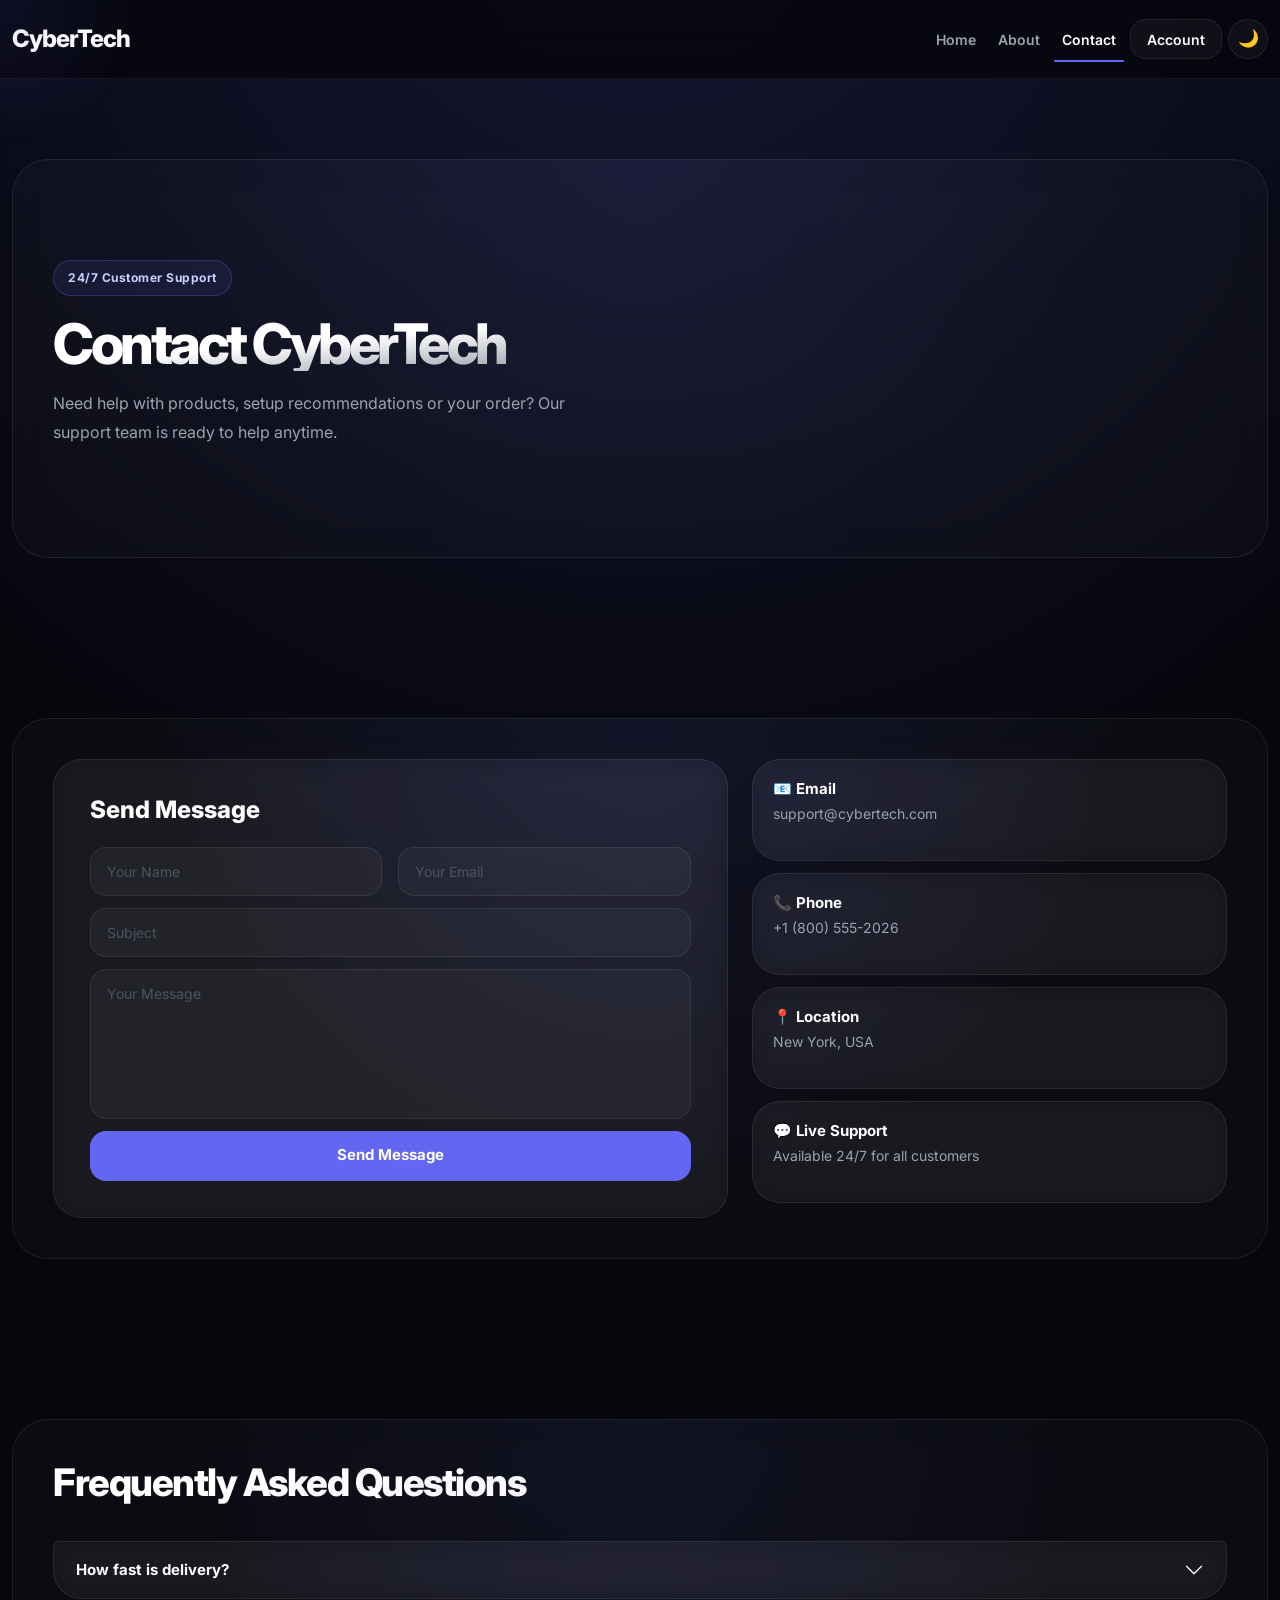
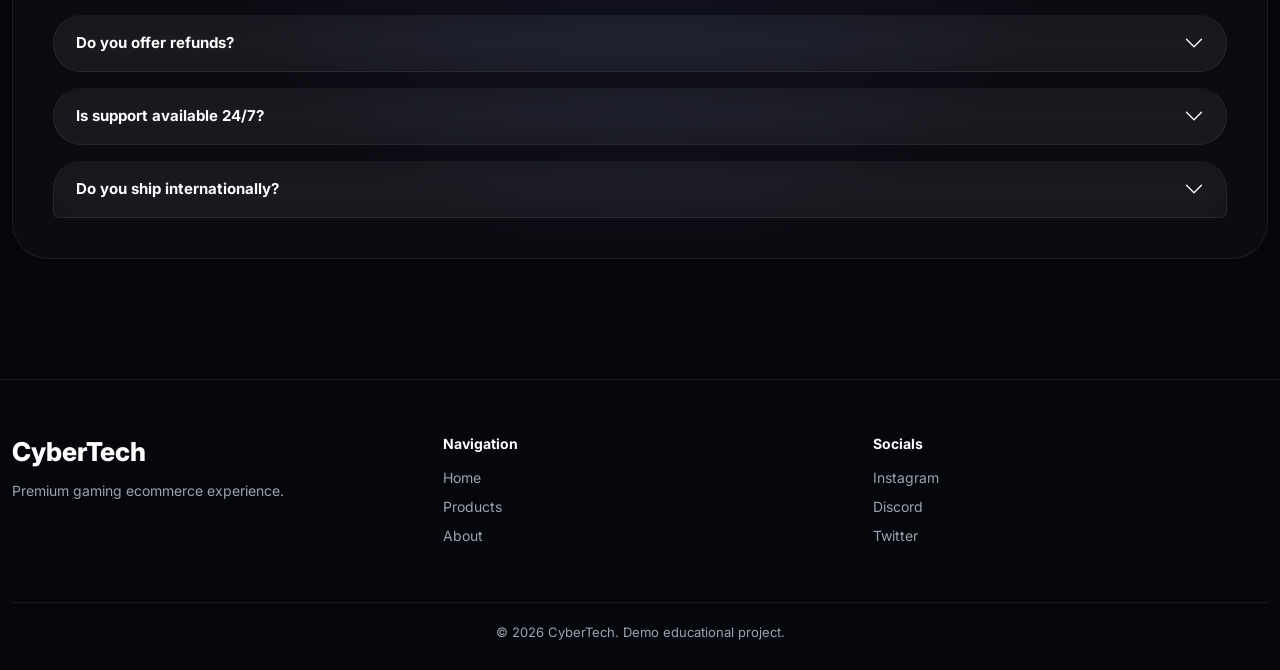
<file: contact.html>
<!DOCTYPE html>
<html lang="en">

<head>
    <meta charset="UTF-8">
    <meta name="viewport" content="width=device-width, initial-scale=1.0">
    <title>Contact | CyberTech</title>
    <link href="https://cdn.jsdelivr.net/npm/bootstrap@5.3.8/dist/css/bootstrap.min.css" rel="stylesheet">
    <link rel="preconnect" href="https://fonts.googleapis.com">
    <link rel="preconnect" href="https://fonts.gstatic.com" crossorigin>
    <link href="https://fonts.googleapis.com/css2?family=Inter:wght@400;500;600;700;800&display=swap" rel="stylesheet">
    <link rel="stylesheet" href="css/style.css">
</head>

<body class="page-enter">
    <div class="cursor-glow"></div>

    <nav class="navbar navbar-expand-lg">
        <div class="container">
            <a class="navbar-brand" href="index.html">CyberTech</a>
            <button class="navbar-toggler" type="button" data-bs-toggle="collapse" data-bs-target="#navMenu">
                <span class="navbar-toggler-icon"></span>
            </button>
            <div class="collapse navbar-collapse" id="navMenu">
                <ul class="navbar-nav ms-auto align-items-lg-center">
                    <li class="nav-item"><a class="nav-link" href="index.html">Home</a></li>
                    <li class="nav-item"><a class="nav-link" href="about.html">About</a></li>
                    <li class="nav-item"><a class="nav-link active-nav" href="contact.html">Contact</a></li>
                    <li class="nav-item">
                        <div class="account-wrapper">
                            <button class="nav-action-btn" id="accountBtn">Account</button>
                            <div class="account-dropdown" id="accountDropdown">
                                <button id="openLogin">Login</button>
                                <button id="openRegister">Register</button>
                                <button id="logoutBtn">Logout</button>
                            </div>
                        </div>
                    </li>
                    <li class="nav-item">
                        <button class="theme-toggle" id="themeToggle" title="Toggle theme">🌙</button>
                    </li>
                </ul>
            </div>
        </div>
    </nav>

    <section>
        <div class="container">
            <div class="section-shell">
                <div class="hero-wrapper hero-wrapper--text">
                    <div class="hero-content">
                        <span class="hero-badge">24/7 Customer Support</span>
                        <h1 class="hero-title" style="font-size:56px;">Contact CyberTech</h1>
                        <p class="hero-text">Need help with products, setup recommendations or your order? Our support
                            team is ready to help anytime.</p>
                    </div>
                </div>
            </div>
        </div>
    </section>

    <section>
        <div class="container">
            <div class="section-shell">
                <div class="row g-4">
                    <div class="col-lg-7">
                        <div class="ui-card form-card">
                            <h2 class="contact-title">Send Message</h2>
                            <form class="contact-form" onsubmit="handleContact(event)">
                                <div class="row g-3">
                                    <div class="col-md-6"><input type="text" placeholder="Your Name" required></div>
                                    <div class="col-md-6"><input type="email" placeholder="Your Email" required></div>
                                </div>
                                <input type="text" placeholder="Subject">
                                <textarea placeholder="Your Message" required></textarea>
                                <button type="submit">Send Message</button>
                            </form>
                        </div>
                    </div>
                    <div class="col-lg-5">
                        <div class="contact-info-wrapper">
                            <div class="ui-card info-card">
                                <h3>📧 Email</h3>
                                <p>support@cybertech.com</p>
                            </div>
                            <div class="ui-card info-card">
                                <h3>📞 Phone</h3>
                                <p>+1 (800) 555-2026</p>
                            </div>
                            <div class="ui-card info-card">
                                <h3>📍 Location</h3>
                                <p>New York, USA</p>
                            </div>
                            <div class="ui-card info-card">
                                <h3>💬 Live Support</h3>
                                <p>Available 24/7 for all customers</p>
                            </div>
                        </div>
                    </div>
                </div>
            </div>
        </div>
    </section>

    <section>
        <div class="container">
            <div class="section-shell">
                <h2 class="section-title">Frequently Asked Questions</h2>
                <div class="accordion d-flex flex-column gap-3" id="faqAccordion">
                    <div class="accordion-item ui-card">
                        <h2 class="accordion-header"><button class="accordion-button collapsed"
                                data-bs-toggle="collapse" data-bs-target="#faq1">How fast is delivery?</button></h2>
                        <div id="faq1" class="accordion-collapse collapse" data-bs-parent="#faqAccordion">
                            <div class="accordion-body">Delivery usually takes 2–5 business days depending on your
                                location.</div>
                        </div>
                    </div>
                    <div class="accordion-item ui-card">
                        <h2 class="accordion-header"><button class="accordion-button collapsed"
                                data-bs-toggle="collapse" data-bs-target="#faq2">Do you offer refunds?</button></h2>
                        <div id="faq2" class="accordion-collapse collapse" data-bs-parent="#faqAccordion">
                            <div class="accordion-body">Yes. We provide a full refund policy for damaged or defective
                                products within 30 days.</div>
                        </div>
                    </div>
                    <div class="accordion-item ui-card">
                        <h2 class="accordion-header"><button class="accordion-button collapsed"
                                data-bs-toggle="collapse" data-bs-target="#faq3">Is support available 24/7?</button>
                        </h2>
                        <div id="faq3" class="accordion-collapse collapse" data-bs-parent="#faqAccordion">
                            <div class="accordion-body">Our support team is available 24/7 via email and live chat.
                            </div>
                        </div>
                    </div>
                    <div class="accordion-item ui-card">
                        <h2 class="accordion-header"><button class="accordion-button collapsed"
                                data-bs-toggle="collapse" data-bs-target="#faq4">Do you ship internationally?</button>
                        </h2>
                        <div id="faq4" class="accordion-collapse collapse" data-bs-parent="#faqAccordion">
                            <div class="accordion-body">Yes, we ship to over 50 countries worldwide with competitive
                                international rates.</div>
                        </div>
                    </div>
                </div>
            </div>
        </div>
    </section>

    <footer class="footer">
        <div class="container">
            <div class="footer-grid">
                <div>
                    <h3 class="footer-logo">CyberTech</h3>
                    <p>Premium gaming ecommerce experience.</p>
                </div>
                <div>
                    <h4>Navigation</h4>
                    <ul>
                        <li onclick="window.location.href='index.html'">Home</li>
                        <li>Products</li>
                        <li>About</li>
                    </ul>
                </div>
                <div>
                    <h4>Socials</h4>
                    <ul>
                        <li>Instagram</li>
                        <li>Discord</li>
                        <li>Twitter</li>
                    </ul>
                </div>
            </div>
            <div class="footer-copy">© 2026 CyberTech. Demo educational project.</div>
        </div>
    </footer>

    <div class="auth-modal" id="authModal">
        <div class="auth-box">
            <button class="close-auth" id="closeAuth">×</button>
            <h2 id="authTitle">Login</h2>
            <form id="authForm" class="auth-form">
                <input type="text" id="authName" placeholder="Username">
                <input type="email" id="authEmail" placeholder="Email">
                <input type="password" id="authPassword" placeholder="Password">
                <button type="submit" class="auth-submit">Continue</button>
            </form>
        </div>
    </div>

    <div class="toast-notification" id="toast"></div>
    <button class="scroll-top" id="scrollTop">↑</button>
    <script src="https://cdn.jsdelivr.net/npm/bootstrap@5.3.8/dist/js/bootstrap.bundle.min.js"></script>
    <script src="js/auth.js"></script>
    <script>
        const cg = document.querySelector('.cursor-glow');
        document.addEventListener('mousemove', e => { if (cg) { cg.style.left = e.clientX + 'px'; cg.style.top = e.clientY + 'px'; } });
        const st = document.getElementById('scrollTop');
        window.addEventListener('scroll', () => { st?.classList.toggle('show-scroll-top', window.scrollY > 400); });
        st?.addEventListener('click', () => window.scrollTo({ top: 0, behavior: 'smooth' }));
        // Theme
        const saved = localStorage.getItem('cybertech-theme');
        if (saved === 'light') { document.body.classList.add('light-mode'); document.getElementById('themeToggle').textContent = '☀️'; }
        document.getElementById('themeToggle')?.addEventListener('click', () => {
            document.body.classList.toggle('light-mode');
            const isLight = document.body.classList.contains('light-mode');
            localStorage.setItem('cybertech-theme', isLight ? 'light' : 'dark');
            document.getElementById('themeToggle').textContent = isLight ? '☀️' : '🌙';
        });
        function handleContact(e) {
            e.preventDefault();
            const toast = document.getElementById('toast');ф
            toast.textContent = '✓ Message sent! We\'ll get back to you soon.';
            toast.classList.add('show');
            setTimeout(() => toast.classList.remove('show'), 3000);
            e.target.reset();
        }
    </script>
</body>

</html>
</file>
<file: css/style.css>
/* ========================= ROOT ========================= */
:root {
    --bg: #06070d;
    --bg2: #0b0d18;
    --card: rgba(255, 255, 255, 0.04);
    --border: rgba(255, 255, 255, 0.08);
    --border-hover: rgba(99, 102, 241, 0.4);
    --text: #ffffff;
    --text-muted: #9ca3af;
    --accent: #6366f1;
    --accent-hover: #7c80ff;
    --accent-glow: rgba(99, 102, 241, 0.32);
    --red: #ef4444;
    --green: #22c55e;
    --tr: 0.3s ease;
    --radius-sm: 16px;
    --radius-md: 22px;
    --radius-lg: 28px;
    --radius-xl: 34px;
    --radius-2xl: 36px;
    --shadow: 0 20px 60px rgba(0, 0, 0, 0.5);
}

/* ========================= LIGHT THEME ========================= */
body.light-mode {
    --bg: #f0f2ff;
    --bg2: #e8eaff;
    --card: rgba(255, 255, 255, 0.7);
    --border: rgba(99, 102, 241, 0.15);
    --border-hover: rgba(99, 102, 241, 0.5);
    --text: #0f1020;
    --text-muted: #5b6272;
    --shadow: 0 20px 60px rgba(99, 102, 241, 0.12);
}

body.light-mode {
    background: radial-gradient(ellipse 80% 50% at 50% -10%, rgba(99, 102, 241, 0.2), transparent), #f0f2ff;
}

body.light-mode .navbar {
    background: rgba(240, 242, 255, 0.85);
    border-bottom-color: rgba(99, 102, 241, 0.12);
}

body.light-mode .loader-wrapper {
    background: #f0f2ff;
}

body.light-mode ::-webkit-scrollbar-track {
    background: #f0f2ff;
}

body.light-mode ::-webkit-scrollbar-thumb {
    background: rgba(99, 102, 241, 0.25);
}

body.light-mode .navbar-brand {
    color: var(--text) !important;
}

body.light-mode .nav-link {
    color: var(--text-muted) !important;
}

body.light-mode .nav-link:hover {
    color: var(--text) !important;
}

body.light-mode .active-nav {
    color: var(--text) !important;
}

body.light-mode .nav-action-btn {
    color: var(--text);
}

body.light-mode .account-dropdown {
    background: rgba(240, 242, 255, 0.98);
}

body.light-mode .account-dropdown button {
    color: var(--text);
}

body.light-mode .hero-title {
    background: linear-gradient(175deg, #0f1020 40%, #5b6272);
    -webkit-background-clip: text;
    -webkit-text-fill-color: transparent;
}

body.light-mode .price,
body.light-mode .product-price {
    background: linear-gradient(135deg, #0f1020, #6366f1);
    -webkit-background-clip: text;
    -webkit-text-fill-color: transparent;
}

body.light-mode .product-page-price {
    background: linear-gradient(135deg, #0f1020, #6366f1);
    -webkit-background-clip: text;
    -webkit-text-fill-color: transparent;
}

body.light-mode .product-card {
    background: rgba(255, 255, 255, 0.8);
    box-shadow: 0 4px 24px rgba(99, 102, 241, 0.08);
}

body.light-mode .cart-sidebar,
body.light-mode .account-dropdown {
    background: rgba(240, 242, 255, 0.99);
}

body.light-mode .auth-box {
    background: rgba(240, 242, 255, 0.99);
}

body.light-mode .toast-notification {
    background: rgba(240, 242, 255, 0.99);
    color: var(--text);
}

body.light-mode .wishlist-btn {
    background: rgba(255, 255, 255, 0.8);
    color: var(--text);
}

body.light-mode .close-cart,
body.light-mode .close-auth {
    color: var(--text);
}

body.light-mode .auth-form input {
    color: var(--text);
    background: rgba(255, 255, 255, 0.7);
}

body.light-mode .search-input {
    color: var(--text);
    background: rgba(255, 255, 255, 0.7);
}

body.light-mode .contact-form input,
body.light-mode .contact-form textarea {
    color: var(--text);
    background: rgba(255, 255, 255, 0.7);
}

body.light-mode .newsletter-form input {
    color: var(--text);
    background: rgba(255, 255, 255, 0.7);
}

body.light-mode .loader-logo {
    background: linear-gradient(135deg, #0f1020, var(--accent));
    -webkit-background-clip: text;
    -webkit-text-fill-color: transparent;
}

body.light-mode .footer {
    background: rgba(230, 232, 255, 0.6);
}

body.light-mode .accordion-button {
    color: var(--text) !important;
}

body.light-mode .accordion-button::after {
    filter: none;
}

body.light-mode .accordion-button:not(.collapsed) {
    color: var(--accent) !important;
}

body.light-mode body::before {
    opacity: 0;
}

body.light-mode .floating-cart {
    background: var(--accent);
}

body.light-mode .scroll-top {
    background: var(--accent);
}

body.light-mode .hero-image {
    border-color: rgba(99, 102, 241, 0.2);
}

body.light-mode .section-shell {
    background: rgba(255, 255, 255, 0.5);
}

body.light-mode .cart-item {
    background: rgba(255, 255, 255, 0.7);
}

body.light-mode .product-specs {
    background: rgba(255, 255, 255, 0.6);
}

body.light-mode .cart-header h2,
body.light-mode .cart-summary>div strong,
body.light-mode .cart-total strong {
    color: var(--text);
}

body.light-mode .hero-badge {
    background: rgba(99, 102, 241, 0.1);
    color: #4338ca;
}

/* ========================= RESET ========================= */
*,
*::before,
*::after {
    margin: 0;
    padding: 0;
    box-sizing: border-box;
}

html {
    scroll-behavior: smooth;
}

a {
    text-decoration: none;
    color: inherit;
}

button {
    border: none;
    outline: none;
    cursor: pointer;
    font-family: inherit;
}

img {
    display: block;
    width: 100%;
}

ul {
    list-style: none;
    padding: 0;
}

/* ========================= BODY ========================= */
body {
    background: radial-gradient(ellipse 80% 50% at 50% -10%, rgba(99, 102, 241, 0.18), transparent), #06070d;
    color: var(--text);
    font-family: "Inter", sans-serif;
    overflow-x: hidden;
    transition: background 0.4s ease, color 0.4s ease;
}

body::before {
    content: "";
    position: fixed;
    inset: 0;
    background-image: url("https://www.transparenttextures.com/patterns/asfalt-light.png");
    opacity: 0.03;
    pointer-events: none;
    z-index: -1;
}

/* ========================= SCROLLBAR ========================= */
::-webkit-scrollbar {
    width: 8px;
}

::-webkit-scrollbar-track {
    background: #06070d;
}

::-webkit-scrollbar-thumb {
    background: rgba(255, 255, 255, 0.12);
    border-radius: 999px;
}

::selection {
    background: rgba(99, 102, 241, 0.3);
    color: white;
}

/* ========================= CONTAINER ========================= */
.container {
    max-width: 1340px;
}

/* ========================= SECTION ========================= */
section {
    padding: 80px 0;
}

.section-shell {
    position: relative;
    padding: 40px;
    border: 1px solid var(--border);
    border-radius: var(--radius-2xl);
    background: rgba(255, 255, 255, 0.025);
    backdrop-filter: blur(16px);
    overflow: hidden;
    transition: background 0.4s ease, border-color 0.4s ease;
}

.section-shell::before {
    content: "";
    position: absolute;
    inset: 0;
    background: radial-gradient(circle at top, rgba(99, 102, 241, 0.07), transparent 60%);
    pointer-events: none;
}

.section-title {
    margin-bottom: 36px;
    font-size: 38px;
    font-weight: 800;
    letter-spacing: -1.5px;
}

/* ========================= UI CARD ========================= */
.ui-card {
    border: 1px solid var(--border);
    border-radius: var(--radius-lg);
    background: var(--card);
    backdrop-filter: blur(14px);
    transition: background 0.4s ease, border-color 0.4s ease;
}

.form-card {
    padding: 36px;
}

.form-card--center {
    text-align: center;
}

/* ========================= CURSOR GLOW ========================= */
.cursor-glow {
    position: fixed;
    top: 0;
    left: 0;
    width: 300px;
    height: 300px;
    border-radius: 50%;
    pointer-events: none;
    z-index: 9999;
    background: radial-gradient(circle, rgba(99, 102, 241, 0.1) 0%, transparent 70%);
    transform: translate(-50%, -50%);
    transition: left 0.08s linear, top 0.08s linear;
}

/* ========================= LOADER ========================= */
.loader-wrapper {
    position: fixed;
    inset: 0;
    z-index: 10000;
    display: flex;
    align-items: center;
    justify-content: center;
    background: var(--bg);
    transition: opacity 0.5s ease, visibility 0.5s ease;
}

.loader-wrapper.hide {
    opacity: 0;
    visibility: hidden;
    pointer-events: none;
}

.loader-logo {
    font-size: 42px;
    font-weight: 800;
    letter-spacing: -2px;
    background: linear-gradient(135deg, white, var(--accent));
    -webkit-background-clip: text;
    -webkit-text-fill-color: transparent;
    animation: loaderPulse 1s ease-in-out infinite alternate;
}

@keyframes loaderPulse {
    from {
        opacity: 0.4;
        transform: scale(0.97);
    }

    to {
        opacity: 1;
        transform: scale(1);
    }
}

/* ========================= NAVBAR ========================= */
.navbar {
    position: sticky;
    top: 0;
    z-index: 1000;
    padding: 16px 0;
    backdrop-filter: blur(20px);
    background: rgba(6, 7, 13, 0.85);
    border-bottom: 1px solid rgba(255, 255, 255, 0.06);
    transition: background 0.4s ease;
}

.navbar-brand {
    font-size: 24px;
    font-weight: 800;
    letter-spacing: -1px;
    color: white !important;
    transition: color 0.3s ease;
}

.navbar-nav {
    gap: 6px;
}

.nav-link {
    position: relative;
    color: var(--text-muted) !important;
    font-size: 14px;
    font-weight: 600;
    transition: var(--tr);
}

.nav-link:hover {
    color: white !important;
}

.active-nav {
    color: white !important;
}

.active-nav::after {
    content: "";
    position: absolute;
    left: 0;
    bottom: -4px;
    width: 100%;
    height: 2px;
    border-radius: 999px;
    background: var(--accent);
}

.nav-action-btn {
    height: 40px;
    padding: 0 16px;
    border: 1px solid var(--border);
    border-radius: var(--radius-sm);
    background: rgba(255, 255, 255, 0.04);
    color: white;
    font-size: 14px;
    font-weight: 600;
    transition: var(--tr);
}

.nav-action-btn:hover {
    background: rgba(255, 255, 255, 0.08);
    border-color: rgba(255, 255, 255, 0.14);
    transform: translateY(-1px);
}

#cart-count {
    margin-left: 4px;
    color: #a5b4fc;
    font-weight: 700;
}

.navbar-toggler {
    border: 1px solid var(--border);
    background: rgba(255, 255, 255, 0.04);
    box-shadow: none !important;
}

/* ========================= THEME TOGGLE ========================= */
.theme-toggle {
    width: 40px;
    height: 40px;
    border-radius: 50%;
    border: 1px solid var(--border);
    background: rgba(255, 255, 255, 0.04);
    color: white;
    font-size: 17px;
    transition: var(--tr);
    display: flex;
    align-items: center;
    justify-content: center;
}

.theme-toggle:hover {
    background: var(--accent);
    border-color: var(--accent);
    transform: rotate(20deg);
}

/* ========================= ACCOUNT ========================= */
.account-wrapper {
    position: relative;
}

.account-dropdown {
    position: absolute;
    top: 52px;
    right: 0;
    width: 200px;
    padding: 10px;
    border: 1px solid var(--border);
    border-radius: var(--radius-md);
    background: rgba(8, 10, 18, 0.98);
    backdrop-filter: blur(24px);
    display: flex;
    flex-direction: column;
    gap: 6px;
    opacity: 0;
    visibility: hidden;
    transform: translateY(8px);
    transition: var(--tr);
    z-index: 100;
}

.show-dropdown {
    opacity: 1;
    visibility: visible;
    transform: translateY(0);
}

.account-dropdown button {
    height: 42px;
    border-radius: var(--radius-sm);
    background: rgba(255, 255, 255, 0.04);
    color: white;
    font-size: 14px;
    font-weight: 600;
    transition: var(--tr);
}

.account-dropdown button:hover {
    background: var(--accent);
}

/* ========================= CART NAV - desktop only ========================= */
.cart-link {
    display: list-item;
}

@media (max-width: 991px) {
    .cart-link {
        display: none !important;
    }
}

/* ========================= HERO ========================= */
.hero-section {
    position: relative;
}

.hero-section::before {
    content: "";
    position: absolute;
    inset: 0;
    background-image:
        linear-gradient(rgba(255, 255, 255, 0.015) 1px, transparent 1px),
        linear-gradient(90deg, rgba(255, 255, 255, 0.015) 1px, transparent 1px);
    background-size: 60px 60px;
    pointer-events: none;
}

.hero-wrapper {
    display: grid;
    grid-template-columns: 1.1fr 1fr;
    align-items: center;
    gap: 60px;
    padding: 60px 0;
}

.hero-wrapper--text {
    grid-template-columns: 1fr;
}

.hero-content {
    position: relative;
    z-index: 2;
}

.hero-badge {
    display: inline-flex;
    align-items: center;
    height: 36px;
    padding: 0 14px;
    margin-bottom: 22px;
    border: 1px solid rgba(99, 102, 241, 0.3);
    border-radius: 999px;
    background: rgba(99, 102, 241, 0.1);
    color: #c7d2fe;
    font-size: 12px;
    font-weight: 700;
    letter-spacing: 0.5px;
}

.hero-title {
    max-width: 720px;
    margin-bottom: 18px;
    font-size: 72px;
    line-height: 0.95;
    font-weight: 800;
    letter-spacing: -3.5px;
    background: linear-gradient(175deg, white 40%, #6b7280);
    -webkit-background-clip: text;
    -webkit-text-fill-color: transparent;
}

.hero-text {
    max-width: 560px;
    margin-bottom: 10px;
    color: var(--text-muted);
    font-size: 16px;
    line-height: 1.8;
}

.hero-actions {
    display: flex;
    align-items: center;
    gap: 14px;
    margin-top: 28px;
}

.hero-btn {
    position: relative;
    overflow: hidden;
    height: 52px;
    padding: 0 26px;
    border-radius: var(--radius-sm);
    background: var(--accent);
    color: white;
    font-size: 15px;
    font-weight: 700;
    transition: var(--tr);
    box-shadow: 0 8px 28px var(--accent-glow);
}

.hero-btn::before {
    content: "";
    position: absolute;
    inset: 0;
    background: linear-gradient(120deg, transparent, rgba(255, 255, 255, 0.2), transparent);
    transform: translateX(-120%);
    transition: 0.6s ease;
}

.hero-btn:hover {
    transform: translateY(-3px);
    background: var(--accent-hover);
    box-shadow: 0 16px 40px rgba(99, 102, 241, 0.45);
}

.hero-btn:hover::before {
    transform: translateX(120%);
}

.hero-btn-secondary {
    position: relative;
    overflow: hidden;
    height: 52px;
    padding: 0 26px;
    border: 1px solid var(--border);
    border-radius: var(--radius-sm);
    background: rgba(255, 255, 255, 0.04);
    color: var(--text);
    font-size: 15px;
    font-weight: 700;
    transition: var(--tr);
}

.hero-btn-secondary:hover {
    transform: translateY(-3px);
    background: rgba(255, 255, 255, 0.08);
    border-color: rgba(255, 255, 255, 0.14);
}

.hero-visual {
    position: relative;
}

.hero-glow {
    position: absolute;
    inset: 0;
    background: radial-gradient(circle, rgba(99, 102, 241, 0.3), transparent 70%);
    filter: blur(60px);
    z-index: 1;
}

.hero-image {
    position: relative;
    z-index: 2;
    border: 1px solid var(--border);
    border-radius: var(--radius-2xl);
    object-fit: cover;
    min-height: 520px;
    transition: 0.4s ease;
    box-shadow: var(--shadow);
}

.hero-image:hover {
    transform: translateY(-6px) scale(1.01);
}

/* ========================= SWIPER ========================= */
.heroSwiper {
    width: 100%;
}

.swiper-button-prev,
.swiper-button-next {
    width: 46px !important;
    height: 46px !important;
    border-radius: 50% !important;
    background: rgba(255, 255, 255, 0.08) !important;
    border: 1px solid var(--border) !important;
    backdrop-filter: blur(12px);
    color: var(--text) !important;
    transition: var(--tr) !important;
}

.swiper-button-prev:hover,
.swiper-button-next:hover {
    background: var(--accent) !important;
}

.swiper-button-prev::after,
.swiper-button-next::after {
    font-size: 13px !important;
    font-weight: 700 !important;
}

.swiper-pagination-bullet {
    background: rgba(255, 255, 255, 0.3) !important;
}

.swiper-pagination-bullet-active {
    background: var(--accent) !important;
}

/* ========================= SEARCH + FILTERS ========================= */
.search-input {
    width: 100%;
    height: 52px;
    padding: 0 20px;
    border: 1px solid var(--border);
    border-radius: var(--radius-sm);
    background: rgba(255, 255, 255, 0.04);
    color: var(--text);
    font-size: 15px;
    outline: none;
    transition: var(--tr);
    font-family: inherit;
}

.search-input:focus {
    border-color: var(--border-hover);
    box-shadow: 0 0 0 3px rgba(99, 102, 241, 0.1);
}

.search-input::placeholder {
    color: #4b5563;
}

.filter-buttons {
    margin-top: 18px;
    display: flex;
    flex-wrap: wrap;
    gap: 8px;
}

.filter-btn {
    height: 40px;
    padding: 0 14px;
    border: 1px solid var(--border);
    border-radius: var(--radius-sm);
    background: rgba(255, 255, 255, 0.03);
    color: var(--text-muted);
    font-size: 13px;
    font-weight: 600;
    transition: var(--tr);
    font-family: inherit;
}

.filter-btn:hover {
    color: var(--text);
    background: rgba(255, 255, 255, 0.07);
    transform: translateY(-1px);
}

.filter-btn.active,
.filter-btn.active-filter {
    background: var(--accent);
    border-color: var(--accent);
    color: white;
    box-shadow: 0 6px 20px var(--accent-glow);
}

/* ========================= SORT BAR ========================= */
.sort-bar {
    display: flex;
    align-items: center;
    justify-content: space-between;
    margin-bottom: 28px;
    gap: 16px;
    flex-wrap: wrap;
}

.sort-bar-label {
    color: var(--text-muted);
    font-size: 13px;
}

.sort-bar-label span {
    color: var(--text);
    font-weight: 700;
}

.sort-select {
    height: 40px;
    padding: 0 14px;
    border: 1px solid var(--border);
    border-radius: var(--radius-sm);
    background: rgba(255, 255, 255, 0.04);
    color: var(--text);
    font-size: 13px;
    font-weight: 600;
    font-family: inherit;
    outline: none;
    cursor: pointer;
    transition: var(--tr);
}

.sort-select:focus {
    border-color: var(--border-hover);
}

.sort-select option {
    background: #0b0d18;
    color: white;
}

/* ========================= PRODUCT CARD ========================= */
.product-card {
    position: relative;
    border: 1px solid var(--border);
    border-radius: var(--radius-xl);
    background: rgba(255, 255, 255, 0.025);
    overflow: hidden;
    transition: transform 0.35s ease, border-color 0.35s ease, box-shadow 0.35s ease, background 0.4s ease;
    backdrop-filter: blur(14px);
    cursor: pointer;
    height: 100%;
    display: flex;
    flex-direction: column;
}

.product-card::before {
    content: "";
    position: absolute;
    inset: 0;
    background: linear-gradient(135deg, rgba(99, 102, 241, 0.1), transparent 50%);
    opacity: 0;
    transition: var(--tr);
    pointer-events: none;
    z-index: 1;
}

.product-card:hover {
    transform: translateY(-8px);
    border-color: var(--border-hover);
    box-shadow: 0 24px 60px rgba(0, 0, 0, 0.5);
}

.product-card:hover::before {
    opacity: 1;
}

.product-image-wrapper {
    position: relative;
    overflow: hidden;
}

.product-image-wrapper::after {
    content: "";
    position: absolute;
    inset: 0;
    background: linear-gradient(to top, rgba(0, 0, 0, 0.4), transparent 55%);
    pointer-events: none;
}

.product-image {
    aspect-ratio: 1 / 1;
    object-fit: cover;
    transition: 0.5s ease;
}

.product-card:hover .product-image {
    transform: scale(1.05);
}

.product-badge {
    position: absolute;
    top: 14px;
    left: 14px;
    z-index: 5;
    height: 30px;
    padding: 0 11px;
    border-radius: 999px;
    background: rgba(99, 102, 241, 0.9);
    color: white;
    font-size: 10px;
    font-weight: 700;
    display: inline-flex;
    align-items: center;
    letter-spacing: 0.5px;
}

.wishlist-btn {
    position: absolute;
    top: 14px;
    right: 14px;
    z-index: 5;
    width: 38px;
    height: 38px;
    border-radius: 50%;
    background: rgba(0, 0, 0, 0.4);
    color: white;
    font-size: 16px;
    transition: var(--tr);
    backdrop-filter: blur(10px);
    border: 1px solid rgba(255, 255, 255, 0.1);
    display: flex;
    align-items: center;
    justify-content: center;
}

.wishlist-btn:hover,
.wishlist-btn.active {
    background: var(--accent);
    transform: scale(1.1);
}

.wishlist-btn.active {
    color: white;
}

.product-content {
    padding: 20px;
    flex: 1;
    display: flex;
    flex-direction: column;
}

.product-category {
    display: inline-block;
    margin-bottom: 6px;
    color: #a5b4fc;
    font-size: 10px;
    font-weight: 700;
    text-transform: uppercase;
    letter-spacing: 1.5px;
}

.product-card h3 {
    margin-bottom: 14px;
    font-size: 18px;
    font-weight: 800;
    line-height: 1.25;
    flex: 1;
}

.product-bottom {
    display: flex;
    align-items: center;
    justify-content: space-between;
    gap: 10px;
    margin-top: auto;
}

.price,
.product-price {
    font-size: 22px;
    font-weight: 800;
    letter-spacing: -0.5px;
    background: linear-gradient(135deg, white, #a5b4fc);
    -webkit-background-clip: text;
    -webkit-text-fill-color: transparent;
}

.product-btn {
    position: relative;
    overflow: hidden;
    height: 42px;
    padding: 0 16px;
    border-radius: var(--radius-sm);
    background: rgba(99, 102, 241, 0.12);
    color: white;
    font-size: 13px;
    font-weight: 700;
    transition: var(--tr);
    border: 1px solid rgba(99, 102, 241, 0.22);
    font-family: inherit;
    white-space: nowrap;
}

.product-btn::before {
    content: "";
    position: absolute;
    inset: 0;
    background: linear-gradient(120deg, transparent, rgba(255, 255, 255, 0.15), transparent);
    transform: translateX(-120%);
    transition: 0.6s ease;
}

.product-btn:hover {
    transform: translateY(-2px);
    background: var(--accent);
    border-color: var(--accent);
}

.product-btn:hover::before {
    transform: translateX(120%);
}

.product-btn.added {
    background: var(--green) !important;
    border-color: var(--green) !important;
    pointer-events: none;
}

/* PC Build Specs */
.pc-build-mini-specs {
    list-style: none;
    padding: 0;
    margin: 0 0 16px;
    display: flex;
    flex-direction: column;
    gap: 5px;
}

.pc-build-mini-specs li {
    color: var(--text-muted);
    font-size: 12px;
    padding-left: 14px;
    position: relative;
}

.pc-build-mini-specs li::before {
    content: "";
    position: absolute;
    left: 0;
    top: 6px;
    width: 6px;
    height: 6px;
    border-radius: 50%;
    background: var(--accent);
}

/* ========================= LOAD MORE ========================= */
.load-more-wrapper {
    display: flex;
    justify-content: center;
    margin-top: 44px;
}

.load-more-btn {
    min-width: 200px;
    height: 50px;
    border: 1px solid var(--border);
    border-radius: var(--radius-sm);
    background: rgba(255, 255, 255, 0.04);
    color: var(--text);
    font-size: 14px;
    font-weight: 700;
    transition: var(--tr);
    font-family: inherit;
}

.load-more-btn:hover {
    transform: translateY(-3px);
    background: var(--accent);
    border-color: var(--accent);
    color: white;
    box-shadow: 0 14px 36px var(--accent-glow);
}

/* ========================= REVIEWS ========================= */
.info-card {
    padding: 26px;
    height: 100%;
}

.info-card--review {
    text-align: center;
}

.review-avatar {
    width: 72px;
    height: 72px;
    margin: 0 auto 16px;
    border-radius: 50%;
    background: linear-gradient(135deg, rgba(99, 102, 241, 0.3), rgba(99, 102, 241, 0.05));
    border: 2px solid rgba(99, 102, 241, 0.2);
    display: flex;
    align-items: center;
    justify-content: center;
    font-size: 28px;
}

.info-card--review h3 {
    margin-bottom: 10px;
    font-size: 16px;
    font-weight: 700;
}

.info-card--review p {
    color: var(--text-muted);
    font-size: 14px;
    line-height: 1.7;
}

.info-card--stat {
    text-align: center;
}

.info-card--stat h2 {
    margin-bottom: 8px;
    font-size: 48px;
    font-weight: 800;
    color: #a5b4fc;
}

.info-card--stat p {
    color: var(--text-muted);
    font-size: 14px;
}

/* ========================= NEWSLETTER ========================= */
.newsletter-form {
    display: flex;
    gap: 10px;
    justify-content: center;
    margin-top: 22px;
    flex-wrap: wrap;
}

.newsletter-form input {
    width: 100%;
    max-width: 340px;
    height: 50px;
    padding: 0 18px;
    border: 1px solid var(--border);
    border-radius: var(--radius-sm);
    background: rgba(255, 255, 255, 0.04);
    color: var(--text);
    font-size: 14px;
    outline: none;
    font-family: inherit;
    transition: var(--tr);
}

.newsletter-form input:focus {
    border-color: var(--border-hover);
    box-shadow: 0 0 0 3px rgba(99, 102, 241, 0.1);
}

.newsletter-form input::placeholder {
    color: #4b5563;
}

/* ========================= CART OVERLAY & SIDEBAR ========================= */
.cart-overlay {
    position: fixed;
    inset: 0;
    background: rgba(0, 0, 0, 0.6);
    backdrop-filter: blur(4px);
    z-index: 2999;
    opacity: 0;
    visibility: hidden;
    transition: var(--tr);
}

.cart-overlay.show-overlay {
    opacity: 1;
    visibility: visible;
}

.cart-sidebar {
    position: fixed;
    top: 0;
    right: -480px;
    width: 460px;
    height: 100vh;
    padding: 24px;
    background: rgba(8, 10, 18, 0.98);
    backdrop-filter: blur(24px);
    border-left: 1px solid var(--border);
    z-index: 3000;
    transition: 0.4s cubic-bezier(0.4, 0, 0.2, 1);
    overflow-y: auto;
    display: flex;
    flex-direction: column;
}

.cart-sidebar.show-cart {
    right: 0;
}

.cart-header {
    display: flex;
    align-items: center;
    justify-content: space-between;
    margin-bottom: 24px;
    padding-bottom: 18px;
    border-bottom: 1px solid var(--border);
    flex-shrink: 0;
}

.cart-header h2 {
    font-size: 24px;
    font-weight: 800;
    color: var(--text);
}

.close-cart {
    width: 42px;
    height: 42px;
    border-radius: var(--radius-sm);
    background: rgba(255, 255, 255, 0.06);
    color: white;
    font-size: 22px;
    transition: var(--tr);
    display: flex;
    align-items: center;
    justify-content: center;
}

.close-cart:hover {
    background: var(--accent);
    transform: rotate(90deg);
}

.cart-items {
    display: flex;
    flex-direction: column;
    gap: 12px;
    flex: 1;
}

.cart-item {
    display: flex;
    gap: 12px;
    padding: 14px;
    border: 1px solid var(--border);
    border-radius: var(--radius-md);
    background: rgba(255, 255, 255, 0.025);
}

.cart-item img {
    width: 80px;
    height: 80px;
    border-radius: var(--radius-sm);
    object-fit: cover;
    flex-shrink: 0;
}

.cart-item-info,
.cart-item-content {
    flex: 1;
}

.cart-item-title,
.cart-item-content h4 {
    margin-bottom: 6px;
    font-size: 14px;
    font-weight: 700;
    color: var(--text);
}

.cart-item-price,
.cart-item-content .cart-item-price {
    margin-bottom: 10px;
    color: #a5b4fc;
    font-size: 15px;
    font-weight: 700;
}

.cart-item-actions {
    display: flex;
    align-items: center;
    gap: 8px;
}

.cart-qty-btn {
    width: 30px;
    height: 30px;
    border-radius: 8px;
    background: rgba(255, 255, 255, 0.07);
    color: white;
    font-size: 15px;
    font-weight: 700;
    transition: var(--tr);
    display: flex;
    align-items: center;
    justify-content: center;
}

.cart-qty-btn:hover {
    background: var(--accent);
}

.cart-item-actions span {
    font-size: 14px;
    font-weight: 700;
    color: var(--text);
    min-width: 18px;
    text-align: center;
}

.remove-cart-item,
.remove-cart-btn {
    margin-left: auto;
    background: transparent;
    color: var(--red);
    font-size: 12px;
    font-weight: 700;
    transition: var(--tr);
    padding: 4px 8px;
    border-radius: 8px;
}

.remove-cart-item:hover,
.remove-cart-btn:hover {
    background: rgba(239, 68, 68, 0.1);
}

.empty-cart {
    padding: 60px 20px;
    text-align: center;
    flex: 1;
    display: flex;
    flex-direction: column;
    align-items: center;
    justify-content: center;
}

.empty-cart h3 {
    font-size: 20px;
    font-weight: 700;
    margin-bottom: 8px;
    color: var(--text);
}

.empty-cart p {
    color: var(--text-muted);
    font-size: 14px;
}

.cart-footer {
    margin-top: 20px;
    padding-top: 20px;
    border-top: 1px solid var(--border);
    flex-shrink: 0;
}

.cart-summary {
    display: flex;
    flex-direction: column;
    gap: 8px;
    margin-bottom: 16px;
}

.cart-summary>div {
    display: flex;
    justify-content: space-between;
    align-items: center;
    color: var(--text-muted);
    font-size: 13px;
}

.cart-summary>div strong {
    color: var(--text);
    font-size: 14px;
}

.cart-total {
    padding-top: 10px;
    border-top: 1px solid var(--border);
}

.cart-total span,
.cart-total strong {
    font-size: 17px !important;
    color: var(--text) !important;
    font-weight: 800;
}

.checkout-btn {
    position: relative;
    overflow: hidden;
    width: 100%;
    height: 52px;
    border-radius: var(--radius-sm);
    background: var(--accent);
    color: white;
    font-size: 15px;
    font-weight: 700;
    transition: var(--tr);
    font-family: inherit;
}

.checkout-btn::before {
    content: "";
    position: absolute;
    inset: 0;
    background: linear-gradient(120deg, transparent, rgba(255, 255, 255, 0.2), transparent);
    transform: translateX(-120%);
    transition: 0.6s ease;
}

.checkout-btn:hover {
    transform: translateY(-2px);
    background: var(--accent-hover);
}

.checkout-btn:hover::before {
    transform: translateX(120%);
}

/* ========================= FLOATING CART - mobile only ========================= */
.floating-cart {
    position: fixed;
    left: 20px;
    bottom: 20px;
    height: 50px;
    padding: 0 18px;
    border-radius: var(--radius-md);
    background: rgba(99, 102, 241, 0.92);
    color: white;
    font-size: 14px;
    font-weight: 700;
    border: 1px solid rgba(255, 255, 255, 0.1);
    backdrop-filter: blur(14px);
    z-index: 2000;
    transition: var(--tr);
    box-shadow: 0 8px 28px var(--accent-glow);
    display: none;
}

@media (max-width: 991px) {
    .floating-cart {
        display: flex;
        align-items: center;
        gap: 8px;
    }
}

.floating-cart:hover {
    transform: translateY(-3px);
    background: var(--accent-hover);
}

#floatingCartCount {
    background: rgba(255, 255, 255, 0.25);
    padding: 2px 7px;
    border-radius: 999px;
    font-size: 12px;
}

/* ========================= TOAST ========================= */
.toast-notification {
    position: fixed;
    right: 20px;
    bottom: 20px;
    min-width: 240px;
    padding: 14px 18px;
    border: 1px solid rgba(34, 197, 94, 0.25);
    border-radius: var(--radius-md);
    background: rgba(8, 10, 18, 0.97);
    color: white;
    font-size: 14px;
    font-weight: 600;
    backdrop-filter: blur(20px);
    transform: translateY(100px);
    opacity: 0;
    transition: 0.4s cubic-bezier(0.34, 1.56, 0.64, 1);
    z-index: 5000;
    box-shadow: 0 8px 32px rgba(0, 0, 0, 0.4);
}

.toast-notification.show {
    transform: translateY(0);
    opacity: 1;
}

/* ========================= AUTH MODAL ========================= */
.auth-modal {
    position: fixed;
    inset: 0;
    display: flex;
    align-items: center;
    justify-content: center;
    padding: 20px;
    background: rgba(0, 0, 0, 0.75);
    backdrop-filter: blur(8px);
    opacity: 0;
    visibility: hidden;
    transition: var(--tr);
    z-index: 4000;
}

.auth-modal.show-auth {
    opacity: 1;
    visibility: visible;
}

.auth-box {
    width: 100%;
    max-width: 460px;
    padding: 36px;
    border: 1px solid var(--border);
    border-radius: var(--radius-xl);
    background: rgba(8, 10, 18, 0.98);
    position: relative;
    transform: translateY(24px) scale(0.98);
    transition: 0.35s cubic-bezier(0.34, 1.56, 0.64, 1);
}

.auth-modal.show-auth .auth-box {
    transform: translateY(0) scale(1);
}

.close-auth {
    position: absolute;
    top: 18px;
    right: 18px;
    width: 36px;
    height: 36px;
    border-radius: var(--radius-sm);
    background: rgba(255, 255, 255, 0.06);
    color: white;
    font-size: 20px;
    transition: var(--tr);
    display: flex;
    align-items: center;
    justify-content: center;
}

.close-auth:hover {
    background: var(--accent);
    transform: rotate(90deg);
}

.auth-box h2 {
    margin-bottom: 24px;
    font-size: 30px;
    font-weight: 800;
    letter-spacing: -1px;
}

.auth-form {
    display: flex;
    flex-direction: column;
    gap: 12px;
}

.auth-form input {
    width: 100%;
    height: 50px;
    padding: 0 16px;
    border: 1px solid var(--border);
    border-radius: var(--radius-sm);
    background: rgba(255, 255, 255, 0.04);
    color: white;
    font-size: 14px;
    outline: none;
    font-family: inherit;
    transition: var(--tr);
}

.auth-form input:focus {
    border-color: var(--border-hover);
    box-shadow: 0 0 0 3px rgba(99, 102, 241, 0.1);
}

.auth-form input::placeholder {
    color: #4b5563;
}

.auth-submit {
    height: 50px;
    border-radius: var(--radius-sm);
    background: var(--accent);
    color: white;
    font-size: 15px;
    font-weight: 700;
    transition: var(--tr);
    font-family: inherit;
    position: relative;
    overflow: hidden;
}

.auth-submit:hover {
    transform: translateY(-2px);
    background: var(--accent-hover);
}

/* ========================= SCROLL TOP ========================= */
.scroll-top {
    position: fixed;
    right: 20px;
    bottom: 20px;
    width: 50px;
    height: 50px;
    border-radius: var(--radius-md);
    background: rgba(99, 102, 241, 0.9);
    color: white;
    font-size: 20px;
    border: 1px solid rgba(255, 255, 255, 0.08);
    backdrop-filter: blur(14px);
    z-index: 3000;
    opacity: 0;
    visibility: hidden;
    transform: translateY(16px);
    transition: var(--tr);
    box-shadow: 0 8px 28px var(--accent-glow);
    display: flex;
    align-items: center;
    justify-content: center;
}

.scroll-top.show-scroll-top {
    opacity: 1;
    visibility: visible;
    transform: translateY(0);
}

.scroll-top:hover {
    transform: translateY(-3px);
    background: var(--accent-hover);
}

.cart-bounce {
    animation: cartBounce 0.4s ease;
}

@keyframes cartBounce {
    0% {
        transform: scale(1);
    }

    40% {
        transform: scale(1.4);
    }

    100% {
        transform: scale(1);
    }
}

/* ========================= QUICK VIEW MODAL ========================= */
.quick-view-modal {
    position: fixed;
    inset: 0;
    display: flex;
    align-items: center;
    justify-content: center;
    padding: 20px;
    background: rgba(0, 0, 0, 0.8);
    backdrop-filter: blur(10px);
    opacity: 0;
    visibility: hidden;
    transition: var(--tr);
    z-index: 4500;
}

.quick-view-modal.show {
    opacity: 1;
    visibility: visible;
}

.quick-view-box {
    width: 100%;
    max-width: 780px;
    max-height: 90vh;
    overflow-y: auto;
    padding: 36px;
    border: 1px solid var(--border);
    border-radius: var(--radius-xl);
    background: rgba(8, 10, 18, 0.99);
    position: relative;
    transform: translateY(30px) scale(0.97);
    transition: 0.35s cubic-bezier(0.34, 1.56, 0.64, 1);
    display: grid;
    grid-template-columns: 1fr 1fr;
    gap: 32px;
}

.quick-view-modal.show .quick-view-box {
    transform: translateY(0) scale(1);
}

.close-quick-view {
    position: absolute;
    top: 16px;
    right: 16px;
    width: 36px;
    height: 36px;
    border-radius: var(--radius-sm);
    background: rgba(255, 255, 255, 0.06);
    color: white;
    font-size: 20px;
    transition: var(--tr);
    display: flex;
    align-items: center;
    justify-content: center;
    z-index: 2;
}

.close-quick-view:hover {
    background: var(--accent);
    transform: rotate(90deg);
}

.quick-view-img {
    border: 1px solid var(--border);
    border-radius: var(--radius-lg);
    aspect-ratio: 1;
    object-fit: cover;
    width: 100%;
}

.quick-view-info {
    display: flex;
    flex-direction: column;
    justify-content: center;
    gap: 14px;
}

.quick-view-category {
    color: #a5b4fc;
    font-size: 11px;
    font-weight: 700;
    text-transform: uppercase;
    letter-spacing: 1.5px;
}

.quick-view-title {
    font-size: 26px;
    font-weight: 800;
    letter-spacing: -0.5px;
    color: var(--text);
}

.quick-view-price {
    font-size: 36px;
    font-weight: 800;
    letter-spacing: -1px;
    background: linear-gradient(135deg, white, #a5b4fc);
    -webkit-background-clip: text;
    -webkit-text-fill-color: transparent;
}

.quick-view-desc {
    color: var(--text-muted);
    font-size: 14px;
    line-height: 1.7;
}

.quick-view-actions {
    display: flex;
    gap: 12px;
    margin-top: 4px;
}

.quick-view-add {
    flex: 1;
    height: 48px;
    border-radius: var(--radius-sm);
    background: var(--accent);
    color: white;
    font-size: 14px;
    font-weight: 700;
    transition: var(--tr);
    position: relative;
    overflow: hidden;
    font-family: inherit;
}

.quick-view-add:hover {
    background: var(--accent-hover);
    transform: translateY(-2px);
}

.quick-view-goto {
    height: 48px;
    padding: 0 18px;
    border-radius: var(--radius-sm);
    border: 1px solid var(--border);
    background: rgba(255, 255, 255, 0.04);
    color: var(--text);
    font-size: 14px;
    font-weight: 700;
    transition: var(--tr);
    font-family: inherit;
}

.quick-view-goto:hover {
    background: rgba(255, 255, 255, 0.08);
    border-color: rgba(255, 255, 255, 0.14);
}

@media (max-width: 640px) {
    .quick-view-box {
        grid-template-columns: 1fr;
        max-width: 480px;
    }
}

/* ========================= PRODUCT PAGE ========================= */
.breadcrumbs {
    display: flex;
    align-items: center;
    flex-wrap: wrap;
    gap: 8px;
    margin-bottom: 32px;
    color: var(--text-muted);
    font-size: 13px;
}

.breadcrumbs a:hover {
    color: var(--text);
}

/* Product page wishlist button */
.product-wishlist {
    width: 48px;
    height: 48px;
    border-radius: var(--radius-sm);
    background: rgba(255, 255, 255, 0.04);
    border: 1px solid var(--border);
    color: var(--text);
    font-size: 20px;
    display: flex;
    align-items: center;
    justify-content: center;
    transition: var(--tr);
}

.product-wishlist:hover {
    background: rgba(239, 68, 68, 0.1);
    border-color: #ef4444;
    color: #ef4444;
}

.product-wishlist.active {
    background: #ef4444;
    color: white;
    border-color: #ef4444;
}

/* Cart nav button on product page */
#cartNavBtnProduct {
    height: 40px;
    padding: 0 16px;
    border: 1px solid var(--border);
    border-radius: var(--radius-sm);
    background: rgba(255, 255, 255, 0.04);
    color: white;
    font-size: 14px;
    font-weight: 600;
    transition: var(--tr);
    display: flex;
    align-items: center;
    gap: 6px;
}

#cartNavBtnProduct:hover {
    background: var(--accent);
    border-color: var(--accent);
}

.product-layout {
    display: grid;
    grid-template-columns: 1fr 1fr;
    gap: 48px;
}

.product-gallery {
    display: flex;
    flex-direction: column;
    gap: 14px;
}

.main-image-wrapper {
    overflow: hidden;
    border: 1px solid var(--border);
    border-radius: var(--radius-xl);
    background: rgba(255, 255, 255, 0.025);
}

.main-product-image {
    aspect-ratio: 1 / 1;
    object-fit: cover;
    transition: 0.5s ease;
}

.main-product-image:hover {
    transform: scale(1.04);
}

.thumbnail-list {
    display: flex;
    gap: 10px;
}

.thumbnail-image {
    width: 80px;
    height: 80px;
    border: 2px solid transparent;
    border-radius: var(--radius-md);
    object-fit: cover;
    cursor: pointer;
    transition: var(--tr);
    background: rgba(255, 255, 255, 0.04);
}

.thumbnail-image:hover {
    border-color: var(--border-hover);
    transform: translateY(-2px);
}

.thumbnail-image.active {
    border-color: var(--accent);
    box-shadow: 0 0 0 3px rgba(99, 102, 241, 0.2);
}

.thumbnail-image {
    transition: transform 0.2s ease, border-color 0.2s ease, box-shadow 0.2s ease;
}

.thumbnail-image:hover {
    transform: scale(1.08);
}

.product-info {
    display: flex;
    flex-direction: column;
    justify-content: center;
}

.product-page-category {
    display: block;
    margin-bottom: 12px;
    color: #a5b4fc;
    font-size: 11px;
    font-weight: 700;
    letter-spacing: 1.5px;
    text-transform: uppercase;
}

.product-page-title {
    margin-bottom: 16px;
    font-size: 52px;
    line-height: 1;
    font-weight: 800;
    letter-spacing: -2.5px;
    color: var(--text);
}

.product-page-price {
    margin-bottom: 20px;
    font-size: 44px;
    font-weight: 800;
    letter-spacing: -2px;
    background: linear-gradient(135deg, white, #a5b4fc);
    -webkit-background-clip: text;
    -webkit-text-fill-color: transparent;
}

.product-page-description {
    max-width: 560px;
    margin-bottom: 26px;
    color: var(--text-muted);
    font-size: 15px;
    line-height: 1.8;
}

.product-page-actions {
    display: flex;
    flex-wrap: wrap;
    gap: 14px;
    margin-bottom: 28px;
    align-items: center;
}

.product-page-actions .hero-btn {
    min-width: 180px;
}

.product-page-actions .product-btn {
    height: 48px;
    padding: 0 18px;
    font-size: 14px;
}

.quantity-selector {
    display: flex;
    align-items: center;
    gap: 12px;
    height: 52px;
    padding: 0 16px;
    border: 1px solid var(--border);
    border-radius: var(--radius-sm);
    background: rgba(255, 255, 255, 0.04);
}

.qty-btn {
    width: 32px;
    height: 32px;
    border-radius: 10px;
    background: rgba(255, 255, 255, 0.07);
    color: var(--text);
    font-size: 18px;
    font-weight: 700;
    transition: var(--tr);
    display: flex;
    align-items: center;
    justify-content: center;
}

.qty-btn:hover {
    background: var(--accent);
}

#quantityValue {
    min-width: 20px;
    text-align: center;
    font-size: 16px;
    font-weight: 700;
    color: var(--text);
}

.product-cart-actions {
    display: flex;
    align-items: center;
    gap: 12px;
}

.product-cart-preview {
    display: flex;
    align-items: center;
    gap: 6px;
    height: 52px;
    padding: 0 16px;
    border: 1px solid var(--border);
    border-radius: var(--radius-sm);
    background: rgba(255, 255, 255, 0.04);
    color: var(--text-muted);
    font-size: 13px;
}

.product-cart-preview strong {
    color: var(--text);
    font-size: 14px;
}

.product-specs {
    border: 1px solid var(--border);
    border-radius: var(--radius-lg);
    padding: 24px;
    background: rgba(255, 255, 255, 0.025);
    transition: var(--tr);
}

.product-specs:hover {
    border-color: var(--border-hover);
    box-shadow: 0 10px 30px rgba(0, 0, 0, 0.2);
}

.product-specs h3 {
    margin-bottom: 18px;
    font-size: 18px;
    font-weight: 800;
    color: var(--text);
}

.product-specs ul {
    display: flex;
    flex-direction: column;
    gap: 10px;
    list-style: none;
    padding: 0;
}

.product-specs li {
    position: relative;
    padding-left: 22px;
    color: var(--text-muted);
    font-size: 14px;
    line-height: 1.5;
}

.product-specs li::before {
    content: "";
    position: absolute;
    left: 0;
    top: 6px;
    width: 8px;
    height: 8px;
    border-radius: 50%;
    background: var(--accent);
}

/* ========================= ABOUT ========================= */
.about-title {
    margin-bottom: 18px;
    font-size: 58px;
    line-height: 1;
    font-weight: 800;
    letter-spacing: -2.5px;
}

.about-text {
    margin-bottom: 14px;
    color: var(--text-muted);
    font-size: 16px;
    line-height: 1.8;
}

.about-image {
    border: 1px solid var(--border);
    border-radius: var(--radius-2xl);
    object-fit: cover;
    min-height: 520px;
    box-shadow: var(--shadow);
}

.about-stats {
    display: grid;
    grid-template-columns: repeat(3, 1fr);
    gap: 14px;
    margin-top: 28px;
}

.about-stat {
    padding: 20px;
    border: 1px solid var(--border);
    border-radius: var(--radius-lg);
    background: rgba(255, 255, 255, 0.03);
    text-align: center;
}

.about-number {
    margin-bottom: 6px;
    font-size: 32px;
    font-weight: 800;
    color: #a5b4fc;
}

.about-label {
    color: var(--text-muted);
    font-size: 13px;
}

/* ========================= CONTACT ========================= */
.contact-title {
    margin-bottom: 22px;
    font-size: 24px;
    font-weight: 800;
    color: var(--text);
}

.contact-form {
    display: flex;
    flex-direction: column;
    gap: 12px;
}

.contact-form input,
.contact-form textarea {
    width: 100%;
    padding: 13px 16px;
    border: 1px solid var(--border);
    border-radius: var(--radius-sm);
    background: rgba(255, 255, 255, 0.04);
    color: var(--text);
    font-size: 14px;
    outline: none;
    font-family: inherit;
    transition: var(--tr);
}

.contact-form input:focus,
.contact-form textarea:focus {
    border-color: var(--border-hover);
    box-shadow: 0 0 0 3px rgba(99, 102, 241, 0.1);
}

.contact-form input::placeholder,
.contact-form textarea::placeholder {
    color: #4b5563;
}

.contact-form textarea {
    min-height: 150px;
    resize: none;
}

.contact-form button {
    height: 50px;
    border-radius: var(--radius-sm);
    background: var(--accent);
    color: white;
    font-size: 15px;
    font-weight: 700;
    transition: var(--tr);
    font-family: inherit;
}

.contact-form button:hover {
    transform: translateY(-2px);
    background: var(--accent-hover);
}

.contact-info-wrapper {
    display: flex;
    flex-direction: column;
    gap: 12px;
}

.contact-info-wrapper .info-card {
    padding: 20px;
    height: auto;
}

.contact-info-wrapper .info-card h3 {
    margin-bottom: 5px;
    font-size: 15px;
    font-weight: 700;
    color: var(--text);
}

.contact-info-wrapper .info-card p {
    color: var(--text-muted);
    font-size: 14px;
}

/* Accordion */
.accordion-item.ui-card {
    margin-bottom: 0;
    overflow: hidden;
}

.accordion-button {
    background: transparent !important;
    color: var(--text) !important;
    font-weight: 700 !important;
    font-size: 15px !important;
    box-shadow: none !important;
    padding: 18px 22px !important;
}

.accordion-button::after {
    filter: brightness(0) invert(1);
}

.accordion-button:not(.collapsed) {
    color: #a5b4fc !important;
}

.accordion-body {
    padding: 0 22px 18px;
    color: var(--text-muted);
    font-size: 14px;
    line-height: 1.7;
}

/* ========================= FOOTER ========================= */
.footer {
    padding: 56px 0 28px;
    border-top: 1px solid var(--border);
    margin-top: 40px;
    transition: background 0.4s ease;
}

.footer-grid {
    display: grid;
    grid-template-columns: repeat(3, 1fr);
    gap: 36px;
}

.footer-logo {
    margin-bottom: 12px;
    font-size: 26px;
    font-weight: 800;
}

.footer>.container>.footer-grid>div>p {
    color: var(--text-muted);
    font-size: 14px;
    line-height: 1.7;
}

.footer h4 {
    margin-bottom: 14px;
    font-size: 14px;
    font-weight: 700;
    color: var(--text);
}

.footer li {
    margin-bottom: 8px;
    color: var(--text-muted);
    font-size: 14px;
    transition: var(--tr);
    cursor: pointer;
}

.footer li:hover {
    color: var(--text);
}

.footer-copy {
    margin-top: 40px;
    padding-top: 20px;
    border-top: 1px solid var(--border);
    text-align: center;
    color: var(--text-muted);
    font-size: 13px;
}

/* ========================= PAGE ENTER ========================= */
.page-enter {
    animation: pageEnter 0.6s ease;
}

@keyframes pageEnter {
    from {
        opacity: 0;
        transform: translateY(16px);
    }

    to {
        opacity: 1;
        transform: translateY(0);
    }
}

/* ========================= REVEAL ========================= */
.reveal {
    opacity: 0;
    transform: translateY(36px);
    transition: 0.8s ease;
}

.reveal.active-reveal {
    opacity: 1;
    transform: translateY(0);
}

/* ========================= SKELETON ========================= */
.skeleton-card {
    height: 380px;
    border-radius: var(--radius-xl);
    background: linear-gradient(90deg, rgba(255, 255, 255, 0.03), rgba(255, 255, 255, 0.07), rgba(255, 255, 255, 0.03));
    background-size: 300% 100%;
    animation: skeletonLoading 1.4s infinite;
}

@keyframes skeletonLoading {
    0% {
        background-position: 100% 0;
    }

    100% {
        background-position: -100% 0;
    }
}

/* ========================= EMPTY STATE ========================= */
.empty-state {
    padding: 60px 20px;
    text-align: center;
    border: 1px dashed var(--border);
    border-radius: var(--radius-xl);
    background: rgba(255, 255, 255, 0.02);
}

.empty-state-title {
    margin-bottom: 8px;
    font-size: 26px;
    font-weight: 800;
    color: var(--text);
}

.empty-state-text {
    color: var(--text-muted);
    font-size: 15px;
}

/* ========================= INPUT AUTOFILL ========================= */
input:-webkit-autofill,
textarea:-webkit-autofill {
    -webkit-box-shadow: 0 0 0 1000px #0b0d14 inset !important;
    -webkit-text-fill-color: white !important;
}

body.light-mode input:-webkit-autofill,
body.light-mode textarea:-webkit-autofill {
    -webkit-box-shadow: 0 0 0 1000px #f0f2ff inset !important;
    -webkit-text-fill-color: #0f1020 !important;
}

/* ========================= RESPONSIVE ========================= */
@media (max-width: 1100px) {

    .hero-wrapper,
    .product-layout {
        grid-template-columns: 1fr;
        gap: 36px;
    }

    .hero-title {
        font-size: 50px;
    }

    .product-page-title {
        font-size: 42px;
    }

    .about-title {
        font-size: 46px;
    }

    .hero-image,
    .about-image {
        min-height: 400px;
    }
}

@media (max-width: 768px) {
    section {
        padding: 56px 0;
    }

    .section-shell {
        padding: 22px;
    }

    .section-title {
        font-size: 28px;
    }

    .hero-title {
        font-size: 38px;
        letter-spacing: -2px;
    }

    .hero-actions {
        flex-direction: column;
        align-items: stretch;
    }

    .hero-btn,
    .hero-btn-secondary {
        width: 100%;
        justify-content: center;
    }

    .hero-image,
    .about-image {
        min-height: 280px;
    }

    .about-title {
        font-size: 36px;
    }

    .about-stats {
        grid-template-columns: 1fr;
    }

    .product-page-title {
        font-size: 32px;
        letter-spacing: -1.5px;
    }

    .product-page-price {
        font-size: 32px;
    }

    .product-page-actions,
    .product-cart-actions {
        flex-direction: column;
        align-items: stretch;
    }

    .thumbnail-image {
        width: 68px;
        height: 68px;
    }

    .cart-sidebar {
        width: 100%;
        right: -100%;
    }

    .cart-item {
        flex-direction: column;
    }

    .cart-item img {
        width: 100%;
        height: 180px;
    }

    .footer-grid {
        grid-template-columns: 1fr;
        gap: 24px;
    }

    .sort-bar {
        flex-direction: column;
        align-items: flex-start;
    }
}

@media (max-width: 480px) {
    .hero-title {
        font-size: 32px;
    }

    .section-title {
        font-size: 24px;
    }

    .product-card h3 {
        font-size: 16px;
    }

    .price,
    .product-price {
        font-size: 18px;
    }

    .quick-view-box {
        padding: 24px;
    }
}

/* ========================= CYBERTECH ASSISTANT ========================= */
.assistant-fab {
    position: fixed;
    bottom: 20px;
    right: 118px; /* moved significantly left to create clear gap from the scroll-to-top ↑ button (which is at right:20px, 50px wide) */
    z-index: 4000;
    display: flex;
    align-items: center;
    gap: 10px;
    background: var(--accent);
    color: white;
    border: none;
    border-radius: 999px;
    padding: 12px 20px 12px 16px;
    font-size: 15px;
    font-weight: 700;
    box-shadow: 0 10px 30px rgba(99, 102, 241, 0.45);
    cursor: pointer;
    transition: all 0.3s cubic-bezier(0.23, 1, 0.32, 1);
    backdrop-filter: blur(12px);
}

.assistant-fab:hover {
    transform: translateY(-4px) scale(1.02);
    box-shadow: 0 16px 40px rgba(99, 102, 241, 0.55);
}

.assistant-fab .assistant-icon {
    font-size: 22px;
    line-height: 1;
}

.assistant-fab .assistant-label {
    font-size: 14px;
    font-weight: 700;
    white-space: nowrap;
}

/* Desktop: ensure good visual gap between assistant and the ↑ scroll-top button */
@media (min-width: 769px) {
    .assistant-fab {
        right: 118px;   /* scroll-top is right:20px + ~48px width → ~24px gap */
        bottom: 20px;
    }
}

/* Mobile & tablet: assistant becomes icon-only, placed clearly to the LEFT of the scroll-top button */
@media (max-width: 768px) {
    .assistant-fab {
        padding: 13px 16px;
        gap: 0;
        right: 95px;     /* scroll-top right:20px + ~50px button width → good gap */ 
        bottom: 18px;
    }
    .assistant-fab .assistant-label {
        display: none;
    }
    .assistant-fab .assistant-icon {
        font-size: 22px;
    }
}

/* Extra small phones: keep a comfortable gap */
@media (max-width: 380px) {
    .assistant-fab {
        right: 90px;
    }
}

.assistant-modal {
    position: fixed;
    inset: 0;
    z-index: 5000;
    display: none;
    align-items: flex-end;
    justify-content: flex-end;
    background: rgba(0, 0, 0, 0.65);
    backdrop-filter: blur(8px);
}

.assistant-modal.show {
    display: flex;
}

.assistant-container {
    width: 100%;
    max-width: 480px;
    height: 620px;
    max-height: 82vh;
    background: rgba(8, 10, 18, 0.98);
    border: 1px solid var(--border);
    border-radius: 28px 28px 0 0;
    display: flex;
    flex-direction: column;
    overflow: hidden;
    box-shadow: 0 -10px 40px rgba(0,0,0,0.5);
    margin-right: 20px;
    margin-bottom: 20px;
    animation: assistantSlideUp 0.4s cubic-bezier(0.23, 1, 0.32, 1);
}

@keyframes assistantSlideUp {
    from { transform: translateY(60px); opacity: 0; }
    to { transform: translateY(0); opacity: 1; }
}

@media (max-width: 768px) {
    .assistant-container {
        width: 100%;
        max-width: 100%;
        height: 100vh;
        max-height: 100vh;
        border-radius: 0;
        margin: 0;
    }
}

.assistant-header {
    display: flex;
    align-items: center;
    justify-content: space-between;
    padding: 18px 22px;
    background: rgba(255,255,255,0.03);
    border-bottom: 1px solid var(--border);
    flex-shrink: 0;
}

.assistant-header-left {
    display: flex;
    align-items: center;
    gap: 14px;
}

.assistant-avatar {
    width: 42px;
    height: 42px;
    background: linear-gradient(135deg, var(--accent), #a5b4fc);
    border-radius: 50%;
    display: flex;
    align-items: center;
    justify-content: center;
    font-size: 22px;
    flex-shrink: 0;
}

.assistant-title {
    font-size: 17px;
    font-weight: 800;
    color: var(--text);
}

.assistant-status {
    font-size: 12px;
    color: var(--green);
    font-weight: 600;
}

.assistant-close {
    width: 38px;
    height: 38px;
    border-radius: 50%;
    background: rgba(255,255,255,0.06);
    color: var(--text-muted);
    font-size: 26px;
    display: flex;
    align-items: center;
    justify-content: center;
    transition: 0.2s;
}

.assistant-close:hover {
    background: var(--accent);
    color: white;
}

/* Categories */
.assistant-categories {
    display: flex;
    flex-wrap: wrap;
    gap: 8px;
    padding: 16px 20px;
    border-bottom: 1px solid var(--border);
    flex-shrink: 0;
}

.assistant-category {
    padding: 8px 16px;
    border-radius: 999px;
    background: rgba(255,255,255,0.06);
    border: 1px solid var(--border);
    color: var(--text-muted);
    font-size: 13px;
    font-weight: 600;
    cursor: pointer;
    transition: all 0.2s ease;
    white-space: nowrap;
}

.assistant-category:hover,
.assistant-category.active {
    background: var(--accent);
    color: white;
    border-color: var(--accent);
}

/* Chat */
.assistant-chat {
    flex: 1;
    padding: 20px;
    overflow-y: auto;
    display: flex;
    flex-direction: column;
    gap: 14px;
    scroll-behavior: smooth;
}

.assistant-chat::-webkit-scrollbar {
    width: 5px;
}

.assistant-chat::-webkit-scrollbar-thumb {
    background: rgba(255,255,255,0.15);
}

.assistant-message {
    max-width: 82%;
    padding: 12px 18px;
    border-radius: 20px;
    font-size: 14.5px;
    line-height: 1.5;
    animation: messagePop 0.25s ease;
}

@keyframes messagePop {
    from { transform: scale(0.92); opacity: 0; }
    to { transform: scale(1); opacity: 1; }
}

.assistant-message.user {
    align-self: flex-end;
    background: var(--accent);
    color: white;
    border-bottom-right-radius: 6px;
}

.assistant-message.bot {
    align-self: flex-start;
    background: rgba(255,255,255,0.07);
    color: var(--text);
    border-bottom-left-radius: 6px;
    border: 1px solid rgba(255,255,255,0.08);
}

.assistant-typing {
    display: flex;
    align-items: center;
    gap: 6px;
    padding: 12px 18px;
    background: rgba(255,255,255,0.07);
    border-radius: 20px;
    border-bottom-left-radius: 6px;
    width: fit-content;
    font-size: 13px;
    color: var(--text-muted);
}

.assistant-typing .dot {
    width: 5px;
    height: 5px;
    background: var(--text-muted);
    border-radius: 50%;
    animation: typingBounce 1.2s infinite;
}

.assistant-typing .dot:nth-child(2) { animation-delay: 0.2s; }
.assistant-typing .dot:nth-child(3) { animation-delay: 0.4s; }

@keyframes typingBounce {
    0%, 80%, 100% { transform: translateY(0); }
    40% { transform: translateY(-5px); }
}

/* Quick Questions */
.assistant-quick-questions {
    padding: 0 20px 16px;
    display: flex;
    flex-direction: column;
    gap: 8px;
    max-height: 210px;
    overflow-y: auto;
}

.assistant-quick-question {
    text-align: left;
    padding: 11px 16px;
    background: rgba(255,255,255,0.035);
    border: 1px solid var(--border);
    border-radius: 14px;
    color: var(--text);
    font-size: 14px;
    cursor: pointer;
    transition: all 0.2s ease;
}

.assistant-quick-question:hover {
    background: rgba(99, 102, 241, 0.12);
    border-color: var(--accent);
    transform: translateX(3px);
}

/* Input */
.assistant-input-area {
    display: flex;
    gap: 10px;
    padding: 16px 20px;
    border-top: 1px solid var(--border);
    background: rgba(0,0,0,0.2);
    flex-shrink: 0;
}

.assistant-input-area input {
    flex: 1;
    background: rgba(255,255,255,0.06);
    border: 1px solid var(--border);
    border-radius: 999px;
    padding: 12px 20px;
    color: var(--text);
    font-size: 14.5px;
    outline: none;
}

.assistant-input-area input:focus {
    border-color: var(--accent);
}

.assistant-input-area button {
    background: var(--accent);
    color: white;
    border: none;
    padding: 0 22px;
    border-radius: 999px;
    font-weight: 700;
    font-size: 14px;
    transition: 0.2s;
}

.assistant-input-area button:hover {
    background: var(--accent-hover);
}

.assistant-footer {
    padding: 8px 20px;
    text-align: center;
    font-size: 11px;
    color: var(--text-muted);
    background: rgba(0,0,0,0.15);
    flex-shrink: 0;
}

/* Light theme for assistant */
body.light-mode .assistant-container {
    background: rgba(240, 242, 255, 0.98);
    border-color: rgba(99,102,241,0.15);
}

body.light-mode .assistant-header {
    background: rgba(255,255,255,0.6);
}

body.light-mode .assistant-category {
    background: rgba(255,255,255,0.7);
    color: #333;
}

body.light-mode .assistant-message.bot {
    background: rgba(255,255,255,0.85);
    color: #111;
    border-color: rgba(99,102,241,0.1);
}

body.light-mode .assistant-quick-question {
    background: rgba(255,255,255,0.7);
    color: #222;
}

body.light-mode .assistant-input-area {
    background: rgba(255,255,255,0.5);
}

body.light-mode .assistant-input-area input {
    background: white;
    color: #111;
}
</file>
